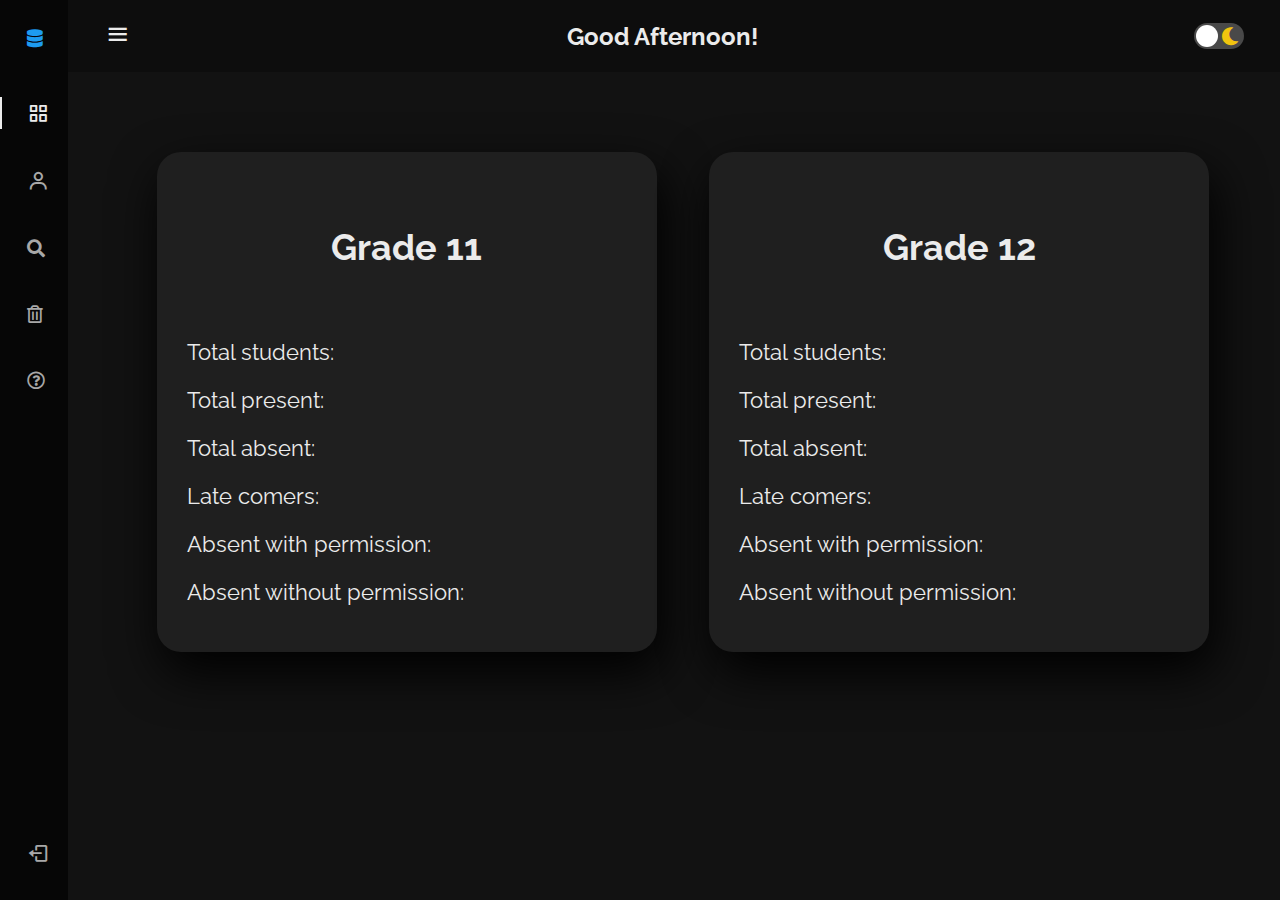
<file: index.html>
<!DOCTYPE html>
<html lang="en">

<head>
    <meta charset="UTF-8">
    <meta http-equiv="X-UA-Compatible" content="IE=edge">
    <meta name="viewport" content="width=device-width, initial-scale=1.0">
    <title>ArchiveMaster | Dashboard</title>
    <link rel="icon" href="logo.png" type="image/x-icon">
    <link rel="stylesheet" href="https://cdn.jsdelivr.net/npm/boxicons@latest/css/boxicons.min.css">
    <link rel='stylesheet' href='https://cdnjs.cloudflare.com/ajax/libs/font-awesome/5.11.2/css/all.min.css'>
    <link rel="stylesheet" href="dark-theme.css" id="styleSheet">
</head>

<body id="body-pd">
    <header class="header" id="header">
        <div class="header_toggle"> <i class='bx bx-menu' id="header-toggle"></i> </div>
        <div id="greeting"></div>
        <div class="theme-btn"><input type="checkbox" class="checkbox" id="checkbox">
            <label for="checkbox" class="checkbox-label">
                <i class="fas fa-sun" style="color: rgb(255, 208, 0);"></i>
                <i class="fas fa-moon"></i>
                <span class="ball"></span>
            </label>
        </div>
    </header>
    <div class="l-navbar" id="nav-bar">
        <nav class="nav">
            <div>
                <a href="index.html" class="nav_logo"> <i class="fas fa-database" id="logo"></i> <span
                        class="nav_logo-name">ArchiveMaster</span> </a>
                <div class="nav_list"> <a href="#" class="nav_link active"> <i class='bx bx-grid-alt nav_icon'></i><span
                            class="nav_name">Dashboard</span>

                    </a> <a href="attendance.html" class="nav_link"> <i class='bx bx-user nav_icon'></i><span
                            class="nav_name">Attendance</span>

                        <a href="search.html" class="nav_link"><i class="fas fa-search"></i>
                            <span class="nav_name">Search</span> </a>
                        <a href="delete.html" class="nav_link"> <i class="far fa-trash-alt"></i>
                            <span class="nav_name">Delete</span> </a>
                        <a href="help.html" class="nav_link"> <i class="far fa-question-circle"></i>
                            <span class="nav_name">Help</span> </a>
                </div>
            </div>
            <a href="login.html" class="nav_link"> <i class='bx bx-log-out nav_icon'></i>
                <span class="nav_name">Logout</span> </a>
        </nav>
    </div>

    <!-- Statistics -->
    <div class="w">
        <div class="container">
            <h1>Grade 11</h1>
            <div class="stats">
                <p>Total students: </p>
                <p>Total present: </p>
                <p>Total absent: </p>
                <p>Late comers: </p>
                <p>Absent with permission: </p>
                <p>Absent without permission: </p>
            </div>
        </div>

        <div class="container2">
            <h1>Grade 12</h1>
            <div class="stats">
                <p>Total students: </p>
                <p>Total present: </p>
                <p>Total absent: </p>
                <p>Late comers: </p>
                <p>Absent with permission: </p>
                <p>Absent without permission: </p>
            </div>
        </div>
    </div>

    <!-- Scrip for Navigation toggle -->
    <script>
        document.addEventListener("DOMContentLoaded", function (event) {

            const showNavbar = (toggleId, navId, bodyId, headerId) => {
                const toggle = document.getElementById(toggleId),
                    nav = document.getElementById(navId),
                    bodypd = document.getElementById(bodyId),
                    headerpd = document.getElementById(headerId)

                // Validate that all variables exist
                if (toggle && nav && bodypd && headerpd) {
                    toggle.addEventListener('click', () => {
                        // show navbar
                        nav.classList.toggle('show')
                        // change icon
                        toggle.classList.toggle('bx-x')
                        // add padding to body
                        bodypd.classList.toggle('body-pd')
                        // add padding to header
                        headerpd.classList.toggle('body-pd')
                    })
                }
            }

            showNavbar('header-toggle', 'nav-bar', 'body-pd', 'header')
        });
    </script>
    <!--Script for greeting -->
    <script>
        const time = new Date().getHours();
        let greeting;
        if (time >= 0 && time < 12) {
            greeting = "Good Morning!";
        } else if (time >= 12 && time < 18) {
            greeting = "Good Afternoon!";
        } else if (time >= 18 && time < 21) {
            greeting = "Good Evening!";
        } else {
            greeting = "Night Night!"
        }
        document.getElementById("greeting").innerHTML = greeting;
    </script>

    <!-- Script for Theme -->
    <script>
        document.addEventListener('DOMContentLoaded', function () {
            // Get the checkbox and stylesheet elements
            const checkbox = document.getElementById('checkbox');
            const styleSheet = document.getElementById('styleSheet');

            // Check localStorage for theme preference
            const storedTheme = localStorage.getItem('theme');
            if (storedTheme === 'light') {
                // If the theme preference is light, check the checkbox and switch to light theme
                checkbox.checked = true;
                applyLightTheme();
            }

            // Add event listener to the checkbox
            checkbox.addEventListener('change', () => {
                if (checkbox.checked) {
                    applyLightTheme();
                    // Save the theme preference to localStorage
                    localStorage.setItem('theme', 'light');
                } else {
                    applyDarkTheme();
                    // Save the theme preference to localStorage
                    localStorage.setItem('theme', 'dark');
                }
            });

            // Function to apply light theme
            function applyLightTheme() {
                styleSheet.href = 'light-theme.css';
                document.body.classList.add('light-theme');
            }

            // Function to apply dark theme
            function applyDarkTheme() {
                styleSheet.href = 'dark-theme.css';
                document.body.classList.remove('light-theme');
            }
        });
    </script>

</body>

</html>
</file>
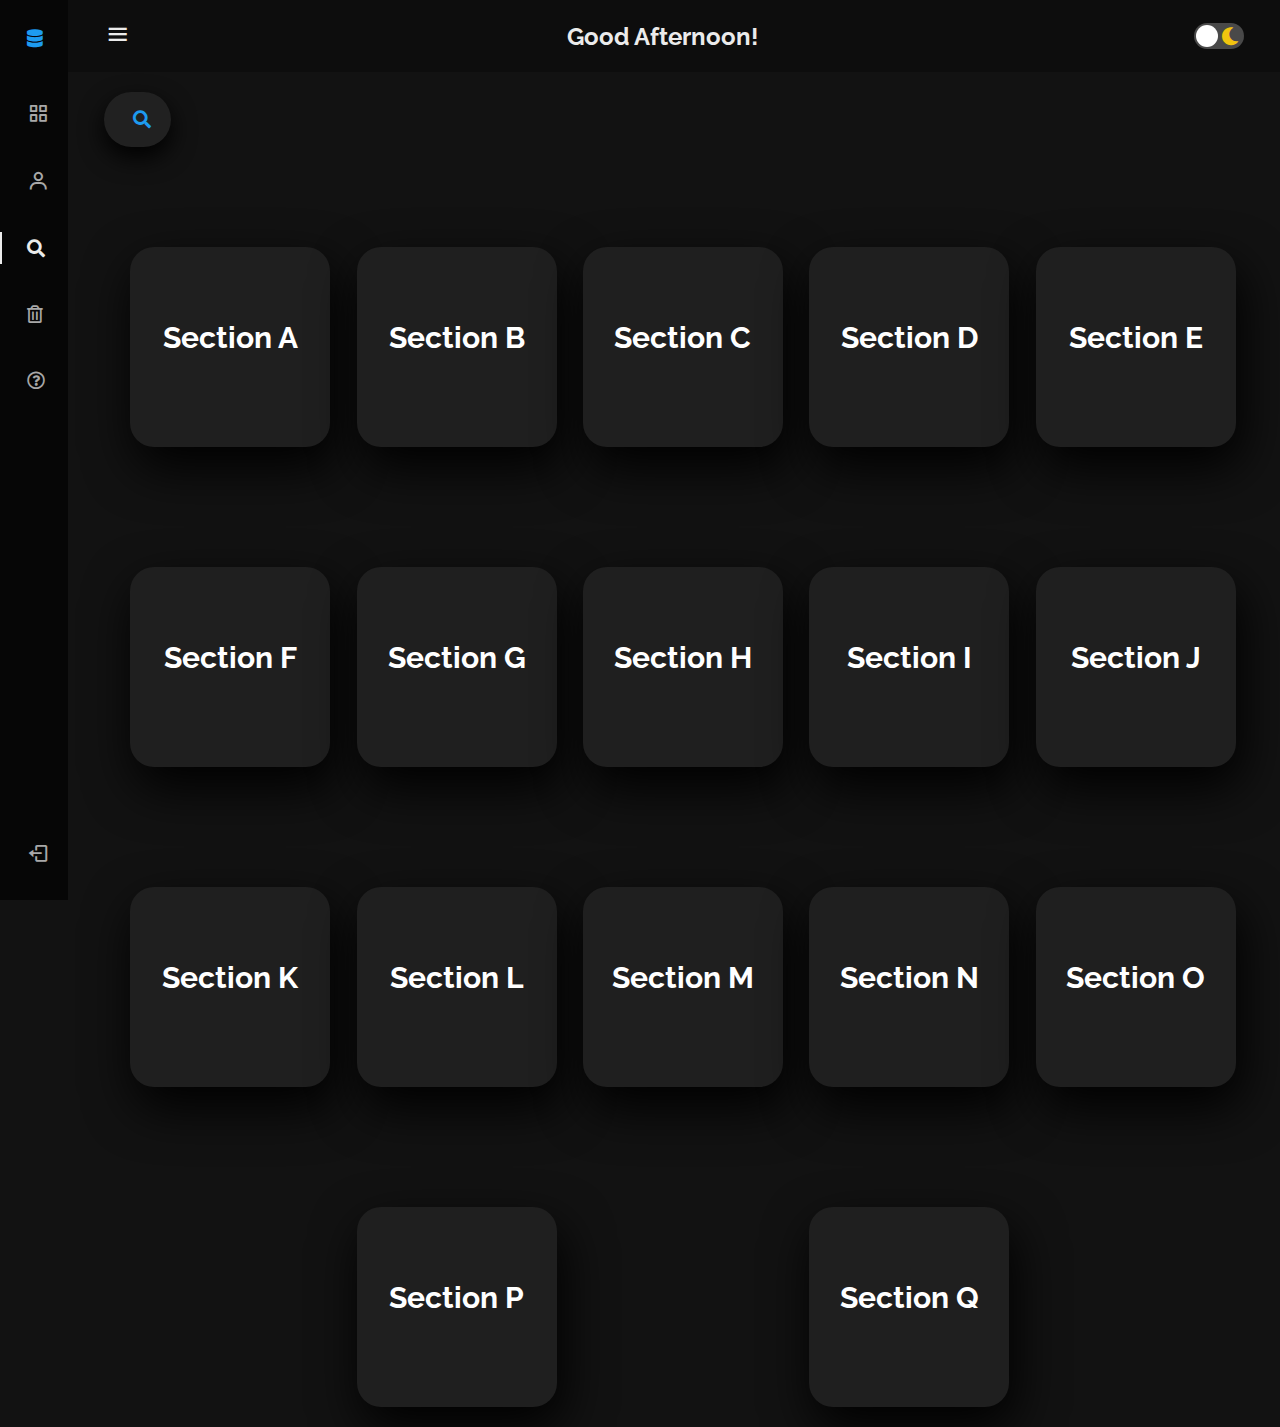
<file: grade11.html>
<!DOCTYPE html>
<html lang="en">

<head>
    <meta charset="UTF-8">
    <meta name="viewport" content="width=device-width, initial-scale=1.0">
    <title>ArchiveMaster | Grade 11</title>
    <link rel="icon" href="logo.png" type="image/x-icon">
    <link rel="stylesheet" href="https://cdn.jsdelivr.net/npm/boxicons@latest/css/boxicons.min.css">
    <link rel='stylesheet' href='https://cdnjs.cloudflare.com/ajax/libs/font-awesome/5.11.2/css/all.min.css'>
    <link rel="stylesheet" href="dark-theme.css" id="styleSheet">
</head>

<body id="body-pd">
    <header class="header" id="header">
        <div class="header_toggle"> <i class='bx bx-menu' id="header-toggle"></i> </div>
        <div id="greeting"></div>
        <div class="theme-btn"><input type="checkbox" class="checkbox" id="checkbox">
            <label for="checkbox" class="checkbox-label">
                <i class="fas fa-sun" style="color: rgb(255, 208, 0);"></i>
                <i class="fas fa-moon"></i>
                <span class="ball"></span>
            </label>
        </div>
    </header>
    <div class="l-navbar" id="nav-bar">
        <nav class="nav">
            <div>
                <a href="#" class="nav_logo"> <i class="fas fa-database" id="logo"></i> <span
                        class="nav_logo-name">ArchiveMaster</span> </a>
                <div class="nav_list"> <a href="index.html" class="nav_link"> <i
                            class='bx bx-grid-alt nav_icon'></i><span class="nav_name">Dashboard</span>

                    </a> <a href="attendance.html" class="nav_link"> <i class='bx bx-user nav_icon'></i><span
                            class="nav_name">Attendance</span>

                        <a href="search.html" class="nav_link active"><i class="fas fa-search"></i>
                            <span class="nav_name">Search</span> </a>
                        <a href="delete.html" class="nav_link"> <i class="far fa-trash-alt"></i>
                            <span class="nav_name">Delete</span> </a>
                        <a href="help.html" class="nav_link"> <i class="far fa-question-circle"></i>
                            <span class="nav_name">Help</span> </a>
                </div>
            </div>
            <a href="login.html" class="nav_link"> <i class='bx bx-log-out nav_icon'></i>
                <span class="nav_name">Logout</span> </a>
        </nav>
    </div>

    <!--For Search bar-->
    <div class="search">
        <div class="box">
            <form action="" method=""><input type="text" id="Search" placeholder="Search">
                <a id="search-btn"><i class="fas fa-search"></i></a>
            </form>
        </div>
    </div>

    <!--For section-->
    <div class="mainContainer">
        <a href="section_a.html" class="section_divs">
            <h1 class="section">Section A</h1>
        </a>
        <a href="section_b.html" class="section_divs">
            <h1 class="section">Section B</h1>
        </a>
        <a href="section_c.html" class="section_divs">
            <h1 class="section">Section C</h1>
        </a>
        <a href="section_d.html" class="section_divs">
            <h1 class="section">Section D</h1>
        </a>
        <a href="section_e.html" class="section_divs">
            <h1 class="section">Section E</h1>
        </a>
        <a href="section_f.html" class="section_divs">
            <h1 class="section">Section F</h1>
        </a>
        <a href="section_g.html" class="section_divs">
            <h1 class="section">Section G</h1>
        </a>
        <a href="section_h.html" class="section_divs">
            <h1 class="section">Section H</h1>
        </a>
        <a href="section_i.html" class="section_divs">
            <h1 class="section">Section I</h1>
        </a>
        <a href="section_j.html" class="section_divs">
            <h1 class="section">Section J</h1>
        </a>
        <a href="section_k.html" class="section_divs">
            <h1 class="section">Section K</h1>
        </a>
        <a href="section_l.html" class="section_divs">
            <h1 class="section">Section L</h1>
        </a>
        <a href="section_m.html" class="section_divs">
            <h1 class="section">Section M</h1>
        </a>
        <a href="section_n.html" class="section_divs">
            <h1 class="section">Section N</h1>
        </a>
        <a href="section_o.html" class="section_divs">
            <h1 class="section">Section O</h1>
        </a>
        <a href="section_p.html" class="section_divs">
            <h1 class="section">Section P</h1>
        </a>
        <a href="section_q.html" class="section_divs">
            <h1 class="section">Section Q</h1>
        </a>
    </div>

    <!-- Scrip for Navigation toggle -->
    <script>
        document.addEventListener("DOMContentLoaded", function (event) {

            const showNavbar = (toggleId, navId, bodyId, headerId) => {
                const toggle = document.getElementById(toggleId),
                    nav = document.getElementById(navId),
                    bodypd = document.getElementById(bodyId),
                    headerpd = document.getElementById(headerId)

                // Validate that all variables exist
                if (toggle && nav && bodypd && headerpd) {
                    toggle.addEventListener('click', () => {
                        // show navbar
                        nav.classList.toggle('show')
                        // change icon
                        toggle.classList.toggle('bx-x')
                        // add padding to body
                        bodypd.classList.toggle('body-pd')
                        // add padding to header
                        headerpd.classList.toggle('body-pd')
                    })
                }
            }

            showNavbar('header-toggle', 'nav-bar', 'body-pd', 'header')

            /*===== LINK ACTIVE =====*/
            const linkColor = document.querySelectorAll('.nav_link')

            function colorLink() {
                if (linkColor) {
                    linkColor.forEach(l => l.classList.remove('active'))
                    this.classList.add('active')
                }
            }
            linkColor.forEach(l => l.addEventListener('click', colorLink))

            // Your code to run since DOM is loaded and ready
        });
    </script>
    <!--Script for greeting -->
    <script>
        const time = new Date().getHours();
        let greeting;
        if (time >= 0 && time < 12) {
            greeting = "Good Morning!";
        } else if (time >= 12 && time < 18) {
            greeting = "Good Afternoon!";
        } else if (time >= 18 && time < 21) {
            greeting = "Good Evening!";
        } else {
            greeting = "Night Night!"
        }
        document.getElementById("greeting").innerHTML = greeting;
    </script>
    <!-- Script for Theme -->
    <script>
        const checkbox = document.getElementById('checkbox');
        const styleSheet = document.getElementById('styleSheet');

        checkbox.addEventListener('change', () => {
            if (checkbox.checked) {
                styleSheet.href = 'light-theme.css';
            } else {
                styleSheet.href = 'dark-theme.css';
            }
        });
    </script>

</body>

</html>
</file>
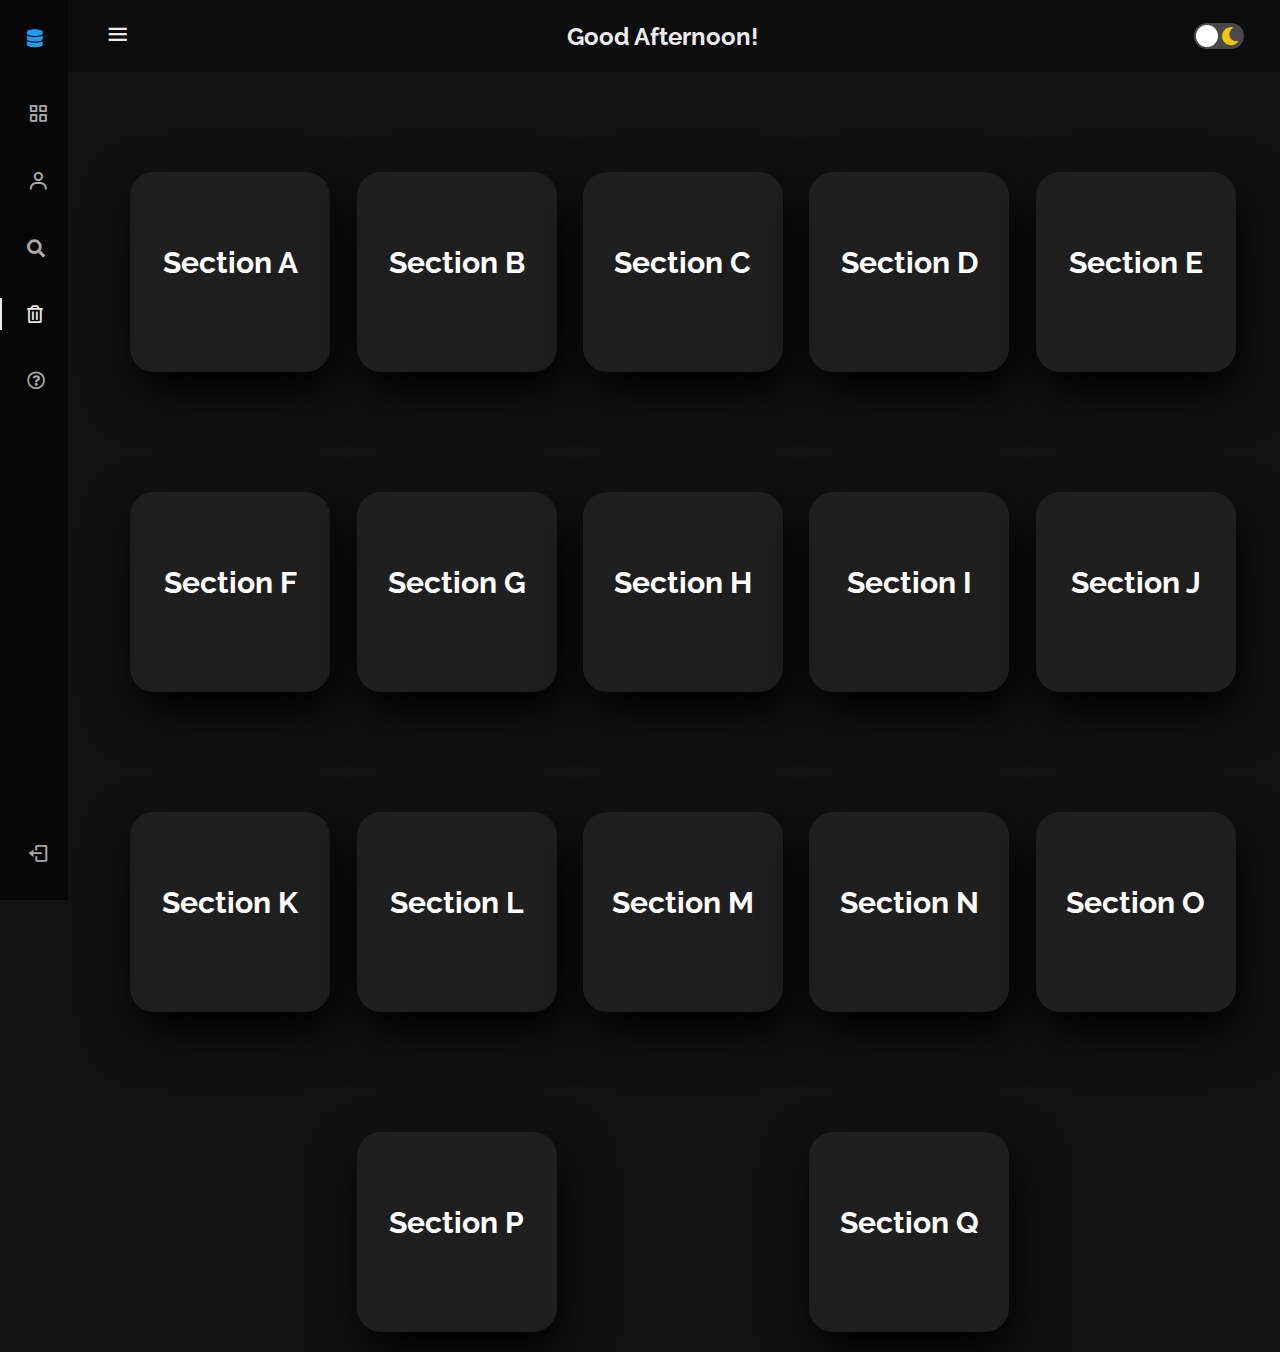
<file: grade12.html>
<!DOCTYPE html>
<html lang="en">

<head>
    <meta charset="UTF-8">
    <meta name="viewport" content="width=device-width, initial-scale=1.0">
    <title>ArchiveMaster | Grade 12</title>
    <link rel="icon" href="logo.png" type="image/x-icon">
    <link rel="stylesheet" href="https://cdn.jsdelivr.net/npm/boxicons@latest/css/boxicons.min.css">
    <link rel='stylesheet' href='https://cdnjs.cloudflare.com/ajax/libs/font-awesome/5.11.2/css/all.min.css'>
    <link rel="stylesheet" href="dark-theme.css" id="styleSheet">
</head>

<body id="body-pd">
    <header class="header" id="header">
        <div class="header_toggle"> <i class='bx bx-menu' id="header-toggle"></i> </div>
        <div id="greeting"></div>
        <div class="theme-btn"><input type="checkbox" class="checkbox" id="checkbox">
            <label for="checkbox" class="checkbox-label">
                <i class="fas fa-sun" style="color: rgb(255, 208, 0);"></i>
                <i class="fas fa-moon"></i>
                <span class="ball"></span>
            </label>
        </div>
    </header>
    <div class="l-navbar" id="nav-bar">
        <nav class="nav">
            <div>
                <a href="#" class="nav_logo"> <i class="fas fa-database" id="logo"></i> <span
                        class="nav_logo-name">ArchiveMaster</span> </a>
                <div class="nav_list"> <a href="index.html" class="nav_link"> <i
                            class='bx bx-grid-alt nav_icon'></i><span class="nav_name">Dashboard</span>

                    </a> <a href="attendance.html" class="nav_link"> <i class='bx bx-user nav_icon'></i><span
                            class="nav_name">Attendance</span>

                        <a href="search.html" class="nav_link"><i class="fas fa-search"></i>
                            <span class="nav_name">Search</span> </a>
                        <a href="delete.html" class="nav_link active"> <i class="far fa-trash-alt"></i>
                            <span class="nav_name">Delete</span> </a>
                        <a href="help.html" class="nav_link"> <i class="far fa-question-circle"></i>
                            <span class="nav_name">Help</span> </a>
                </div>
            </div>
            <a href="login.html" class="nav_link"> <i class='bx bx-log-out nav_icon'></i>
                <span class="nav_name">Logout</span> </a>
        </nav>
    </div>

    <!--For section-->
    <div class="mainContainer">
        <a href="section_a.html" class="section_divs">
            <h1 class="section">Section A</h1>
        </a>
        <a href="section_b.html" class="section_divs">
            <h1 class="section">Section B</h1>
        </a>
        <a href="section_c.html" class="section_divs">
            <h1 class="section">Section C</h1>
        </a>
        <a href="section_d.html" class="section_divs">
            <h1 class="section">Section D</h1>
        </a>
        <a href="section_e.html" class="section_divs">
            <h1 class="section">Section E</h1>
        </a>
        <a href="section_f.html" class="section_divs">
            <h1 class="section">Section F</h1>
        </a>
        <a href="section_g.html" class="section_divs">
            <h1 class="section">Section G</h1>
        </a>
        <a href="section_h.html" class="section_divs">
            <h1 class="section">Section H</h1>
        </a>
        <a href="section_i.html" class="section_divs">
            <h1 class="section">Section I</h1>
        </a>
        <a href="section_j.html" class="section_divs">
            <h1 class="section">Section J</h1>
        </a>
        <a href="section_k.html" class="section_divs">
            <h1 class="section">Section K</h1>
        </a>
        <a href="section_l.html" class="section_divs">
            <h1 class="section">Section L</h1>
        </a>
        <a href="section_m.html" class="section_divs">
            <h1 class="section">Section M</h1>
        </a>
        <a href="section_n.html" class="section_divs">
            <h1 class="section">Section N</h1>
        </a>
        <a href="section_o.html" class="section_divs">
            <h1 class="section">Section O</h1>
        </a>
        <a href="section_p.html" class="section_divs">
            <h1 class="section">Section P</h1>
        </a>
        <a href="section_q.html" class="section_divs">
            <h1 class="section">Section Q</h1>
        </a>
    </div>

    <!-- Scrip for Navigation toggle -->
    <script>
        document.addEventListener("DOMContentLoaded", function (event) {

            const showNavbar = (toggleId, navId, bodyId, headerId) => {
                const toggle = document.getElementById(toggleId),
                    nav = document.getElementById(navId),
                    bodypd = document.getElementById(bodyId),
                    headerpd = document.getElementById(headerId)

                // Validate that all variables exist
                if (toggle && nav && bodypd && headerpd) {
                    toggle.addEventListener('click', () => {
                        // show navbar
                        nav.classList.toggle('show')
                        // change icon
                        toggle.classList.toggle('bx-x')
                        // add padding to body
                        bodypd.classList.toggle('body-pd')
                        // add padding to header
                        headerpd.classList.toggle('body-pd')
                    })
                }
            }

            showNavbar('header-toggle', 'nav-bar', 'body-pd', 'header')

            /*===== LINK ACTIVE =====*/
            const linkColor = document.querySelectorAll('.nav_link')

            function colorLink() {
                if (linkColor) {
                    linkColor.forEach(l => l.classList.remove('active'))
                    this.classList.add('active')
                }
            }
            linkColor.forEach(l => l.addEventListener('click', colorLink))

            // Your code to run since DOM is loaded and ready
        });
    </script>
    <!--Script for greeting -->
    <script>
        const time = new Date().getHours();
        let greeting;
        if (time >= 0 && time < 12) {
            greeting = "Good Morning!";
        } else if (time >= 12 && time < 18) {
            greeting = "Good Afternoon!";
        } else if (time >= 18 && time < 21) {
            greeting = "Good Evening!";
        } else {
            greeting = "Night Night!"
        }
        document.getElementById("greeting").innerHTML = greeting;
    </script>
    <!-- Script for Theme -->
    <script>
        const checkbox = document.getElementById('checkbox');
        const styleSheet = document.getElementById('styleSheet');

        checkbox.addEventListener('change', () => {
            if (checkbox.checked) {
                styleSheet.href = 'light-theme.css';
            } else {
                styleSheet.href = 'dark-theme.css';
            }
        });
    </script>

</body>

</html>
</file>
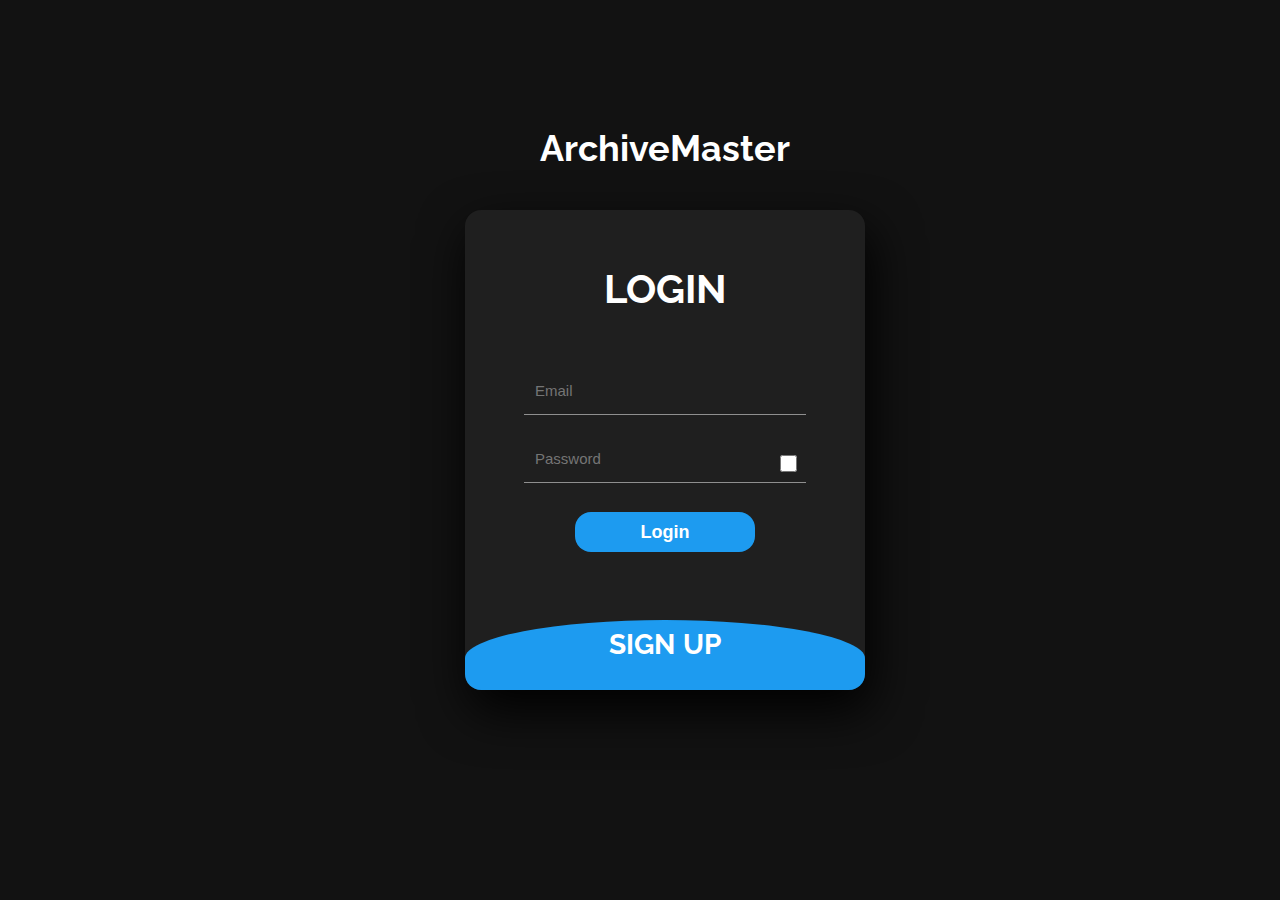
<file: login.html>
<!DOCTYPE html>
<html lang="en">

<head>
    <meta charset="UTF-8">
    <meta name="viewport" content="width=device-width, initial-scale=1.0">
    <title>ArchiveMaster - log in or sign up</title>
    <link rel="stylesheet" href="style_for_login.css">
</head>

<body>
    <h1>ArchiveMaster</h1>
    <div class="container">
        <input type="checkbox" id="check">
        <div class="login">
            <form>
                <label for="check">LOGIN</label>
                <input type="email" name="Email" id="forlogin" placeholder="Email" required>
                <input type="password" name="Password" id="pw" placeholder="Password" required>
                <input type="checkbox" id="showpw">
                <button>Login</button>
            </form>
        </div>
        <div class="signup">
            <form>
                <label for="check">SIGN UP</label>
                <input type="email" name="Email" placeholder="Email" required>
                <input type="password" name="Password" id="pw1" placeholder="Password" required>
                <input type="checkbox" id="showpw1">
                <input type="password" name="Password" id="pw2" placeholder="Confirm Password" required>
                <input type="checkbox" id="showpw2">
                <p id="error-message" style="color: red; display: none; margin-left: 100px;">Passwords do not match!</p>
                <button id="submit-btn">Sign up</button>
            </form>
        </div>
    </div>

    <script>
        /*Script for Showing password*/
        var showPasswordCheckbox = document.getElementById('showpw');
        var showPasswordCheckbox1 = document.getElementById('showpw1');
        var showPasswordCheckbox2 = document.getElementById('showpw2');
        var password = document.getElementById('pw');
        var password1 = document.getElementById('pw1');
        var password2 = document.getElementById('pw2');

        showPasswordCheckbox.addEventListener('change', function () {
            if (showPasswordCheckbox.checked) {
                password.type = 'text';
            } else {
                password.type = 'password';
            }
        });

        showPasswordCheckbox1.addEventListener('change', function () {
            if (showPasswordCheckbox1.checked) {
                password1.type = 'text';
            }
            else {
                password1.type = 'password';
            }
        });

        showPasswordCheckbox2.addEventListener('change', function () {
            if (showPasswordCheckbox2.checked) {
                password2.type = 'text';
            }
            else {
                password2.type = 'password';
            }
        });

        /* Script for unmatched password*/
        document.getElementById('pw1').addEventListener('input', validatePasswords);
        document.getElementById('pw2').addEventListener('input', validatePasswords);

        function validatePasswords() {
            var password = document.getElementById('pw1').value;
            var confirmPassword = document.getElementById('pw2').value;

            if (password !== confirmPassword) {
                document.getElementById('error-message').style.display = 'block';
                document.getElementById('submit-btn').disabled = true;
                document.getElementById('submit-btn').style.background = "red";
            } else if (password === "" && confirmPassword === "") {
                document.getElementById('error-message').style.display = 'none';
                document.getElementById('submit-btn').disabled = false;
                document.getElementById('submit-btn').style.background = "#1d9bf0";
            } else {
                document.getElementById('error-message').style.display = 'none';
                document.getElementById('submit-btn').disabled = false;
                document.getElementById('submit-btn').style.background = "#1d9bf0";
            }
        }

        function validateForm() {
            validatePasswords();
            if (document.getElementById('error-message').style.display === 'block') {
                return false;
            }
            return true;
        }
    </script>
</body>

</html>
</file>
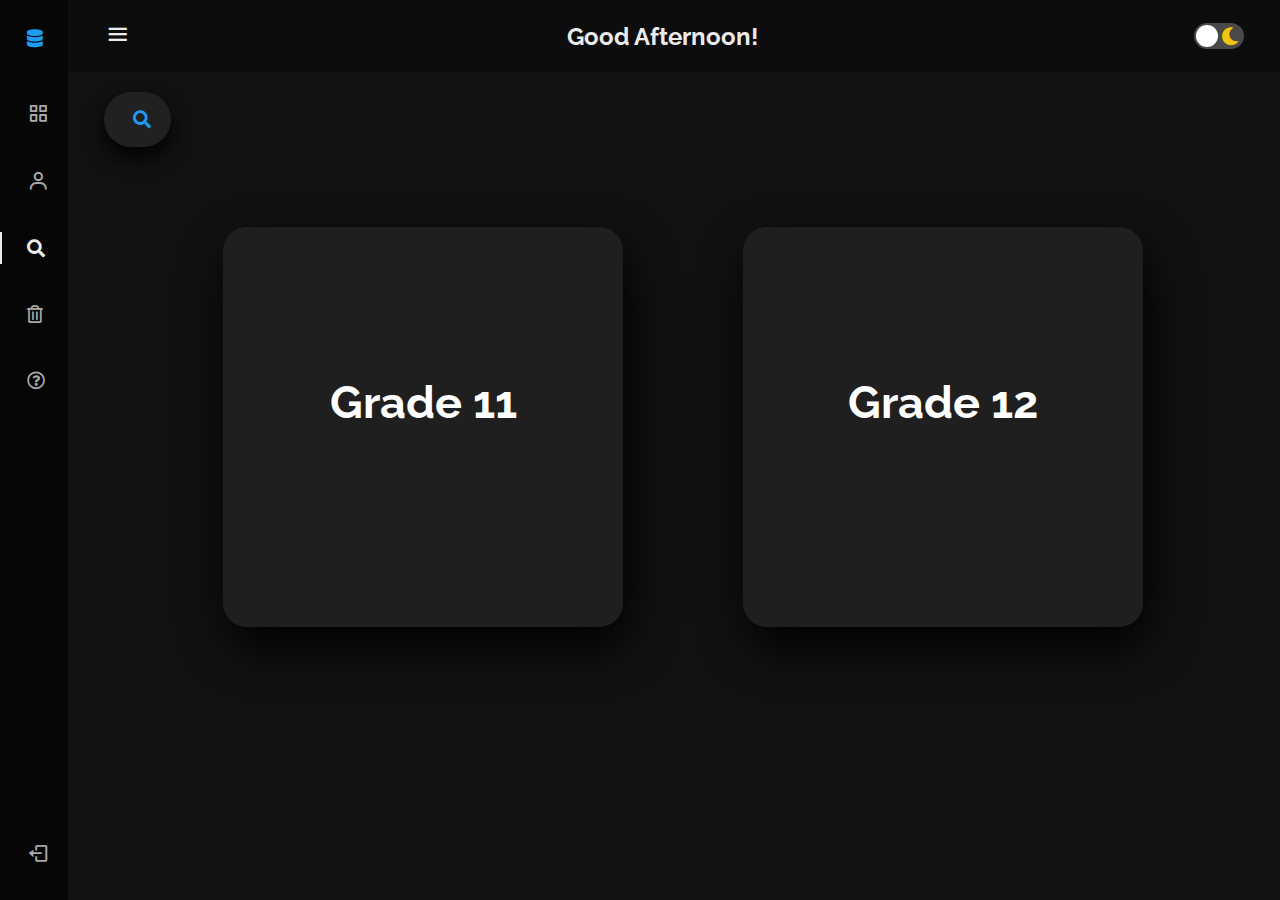
<file: search.html>
<!DOCTYPE html>
<html lang="en">

<head>
    <meta charset="UTF-8">
    <meta http-equiv="X-UA-Compatible" content="IE=edge">
    <meta name="viewport" content="width=device-width, initial-scale=1.0">
    <title>ArchiveMaster | Search</title>
    <link rel="icon" href="logo.png" type="image/x-icon">
    <link rel="stylesheet" href="https://cdn.jsdelivr.net/npm/boxicons@latest/css/boxicons.min.css">
    <link rel='stylesheet' href='https://cdnjs.cloudflare.com/ajax/libs/font-awesome/5.11.2/css/all.min.css'>
    <link rel="stylesheet" href="dark-theme.css" id="styleSheet">
</head>

<body id="body-pd">
    <header class="header" id="header">
        <div class="header_toggle"> <i class='bx bx-menu' id="header-toggle"></i> </div>
        <div id="greeting"></div>
        <div class="theme-btn"><input type="checkbox" class="checkbox" id="checkbox">
            <label for="checkbox" class="checkbox-label">
                <i class="fas fa-sun" style="color: rgb(255, 208, 0);"></i>
                <i class="fas fa-moon"></i>
                <span class="ball"></span>
            </label>
        </div>
    </header>
    <div class="l-navbar" id="nav-bar">
        <nav class="nav">
            <div>
                <a href="#" class="nav_logo"> <i class="fas fa-database" id="logo"></i> <span
                        class="nav_logo-name">ArchiveMaster</span> </a>
                <div class="nav_list"> <a href="index.html" class="nav_link"> <i
                            class='bx bx-grid-alt nav_icon'></i><span class="nav_name">Dashboard</span>

                    </a> <a href="attendance.html" class="nav_link"> <i class='bx bx-user nav_icon'></i><span
                            class="nav_name">Attendance</span>

                        <a href="search.html" class="nav_link active"><i class="fas fa-search"></i>
                            <span class="nav_name">Search</span> </a>
                        <a href="delete.html" class="nav_link"> <i class="far fa-trash-alt"></i>
                            <span class="nav_name">Delete</span> </a>
                        <a href="help.html" class="nav_link"> <i class="far fa-question-circle"></i>
                            <span class="nav_name">Help</span> </a>
                </div>
            </div>
            <a href="login.html" class="nav_link"> <i class='bx bx-log-out nav_icon'></i>
                <span class="nav_name">Logout</span> </a>
        </nav>
    </div>

    <!--For Search bar-->
    <div class="search">
        <div class="box">
            <form action="" method=""><input type="text" placeholder="Search">
                <a><i class="fas fa-search"></i></a>
            </form>
        </div>
    </div>

    <!--For two containers (Grade 11 & 12)-->
    <div class="w">
        <a href="grade11.html" class="grade11">
            <h1 class="grade_title">Grade 11</h1>
        </a>

        <a href="grade12.html" class="grade12">
            <h1 class="grade_title">Grade 12</h1>
        </a>
    </div>
    <!-- Scrip for Navigation toggle -->
    <script>
        document.addEventListener("DOMContentLoaded", function (event) {

            const showNavbar = (toggleId, navId, bodyId, headerId) => {
                const toggle = document.getElementById(toggleId),
                    nav = document.getElementById(navId),
                    bodypd = document.getElementById(bodyId),
                    headerpd = document.getElementById(headerId)

                // Validate that all variables exist
                if (toggle && nav && bodypd && headerpd) {
                    toggle.addEventListener('click', () => {
                        // show navbar
                        nav.classList.toggle('show')
                        // change icon
                        toggle.classList.toggle('bx-x')
                        // add padding to body
                        bodypd.classList.toggle('body-pd')
                        // add padding to header
                        headerpd.classList.toggle('body-pd')
                    })
                }
            }

            showNavbar('header-toggle', 'nav-bar', 'body-pd', 'header')

            /*===== LINK ACTIVE =====*/
            const linkColor = document.querySelectorAll('.nav_link')

            function colorLink() {
                if (linkColor) {
                    linkColor.forEach(l => l.classList.remove('active'))
                    this.classList.add('active')
                }
            }
            linkColor.forEach(l => l.addEventListener('click', colorLink))

            // Your code to run since DOM is loaded and ready
        });
    </script>

    <!--Script for greeting -->
    <script>
        const time = new Date().getHours();
        let greeting;
        if (time >= 0 && time < 12) {
            greeting = "Good Morning!";
        } else if (time >= 12 && time < 18) {
            greeting = "Good Afternoon!";
        } else if (time >= 18 && time < 21) {
            greeting = "Good Evening!";
        } else {
            greeting = "Night Night!"
        }
        document.getElementById("greeting").innerHTML = greeting;
    </script>

    <!-- Script for Theme -->
    <script>
        document.addEventListener('DOMContentLoaded', function() {
            // Get the checkbox and stylesheet elements
            const checkbox = document.getElementById('checkbox');
            const styleSheet = document.getElementById('styleSheet');

            // Check localStorage for theme preference
            const storedTheme = localStorage.getItem('theme');
            if (storedTheme === 'light') {
                // If the theme preference is light, check the checkbox and switch to light theme
                checkbox.checked = true;
                applyLightTheme();
            }

            // Add event listener to the checkbox
            checkbox.addEventListener('change', () => {
                if (checkbox.checked) {
                    applyLightTheme();
                    // Save the theme preference to localStorage
                    localStorage.setItem('theme', 'light');
                } else {
                    applyDarkTheme();
                    // Save the theme preference to localStorage
                    localStorage.setItem('theme', 'dark');
                }
            });

            // Function to apply light theme
            function applyLightTheme() {
                styleSheet.href = 'light-theme.css';
                document.body.classList.add('light-theme');
            }

            // Function to apply dark theme
            function applyDarkTheme() {
                styleSheet.href = 'dark-theme.css';
                document.body.classList.remove('light-theme');
            }
        });
    </script>
</body>

</html>
</file>
<file: dark-theme.css>
@import url('https://fonts.googleapis.com/css2?family=Raleway:ital,wght@0,100..900;1,100..900&display=swap');

:root {

    --header-height: 3rem;
    --nav-width: 68px;
    --first-color-light: #a8a8a8;
    --font-color: #ebebeb;
    --background-color: #121212;
    --navbar-color: #060606;
    --body-font: 'Raleway', sans-serif;
    --normal-font-size: 1rem;
    --z-fixed: 100;
    --button-bg-color: #ebebeb;
    --button-shadow:
        -6px -6px 8px rgba(255, 255, 255, 0.9),
        5px 5px 8px rgba(0, 0, 0, 0.07);
}


*,
::before,
::after {
    box-sizing: border-box
}

body {
    position: relative;
    margin: var(--header-height) 0 0 0;
    padding: 0 1rem;
    font-family: var(--body-font);
    font-size: var(--normal-font-size);
    transition: .5s;
    background-color: var(--background-color);
}

a {
    text-decoration: none
}

.header {
    width: 100%;
    height: var(--header-height);
    position: fixed;
    top: 0;
    left: 0;
    display: flex;
    align-items: center;
    justify-content: space-between;
    padding: 0 1rem;
    background-color: #0d0d0d;
    z-index: var(--z-fixed);
    transition: .5s;
    color: var(--font-color);
}

.header_toggle {
    color: var(--first-color);
    font-size: 1.5rem;
    cursor: pointer
}

.header_img {
    width: 35px;
    height: 35px;
    display: flex;
    justify-content: center;
    border-radius: 50%;
    overflow: hidden
}

.header_img img {
    width: 40px
}

.l-navbar {
    position: fixed;
    top: 0;
    left: -30%;
    width: var(--nav-width);
    height: 100vh;
    background-color: var(--navbar-color);
    padding: .5rem 1rem 0 0;
    transition: .5s;
    z-index: var(--z-fixed)
}

.nav {
    height: 100%;
    display: flex;
    flex-direction: column;
    justify-content: space-between;
    overflow: hidden
}

.nav_logo,
.nav_link {
    display: grid;
    grid-template-columns: max-content max-content;
    align-items: center;
    column-gap: 1rem;
    padding: .5rem 0 .5rem 1.5rem
}

.nav_logo {
    margin-bottom: 2rem
}

.nav_logo-icon {
    font-size: 1.25rem;
    color: var(--font-color)
}

.nav_logo-name {
    color: var(--font-color);
    font-weight: 700
}

.nav_link {
    position: relative;
    color: var(--first-color-light);
    margin-bottom: 1.5rem;
    transition: .3s
}

.nav_link:hover {
    color: var(--font-color)
}

.nav_icon {
    font-size: 1.25rem
}

.show {
    left: 0
}

.body-pd {
    padding-left: calc(var(--nav-width) + 1rem)
}

.active {
    color: var(--font-color)
}

.active::before {
    content: '';
    position: absolute;
    left: 0;
    width: 2px;
    height: 32px;
    background-color: var(--font-color)
}

.height-100 {
    height: 100vh
}


html {
    box-sizing: border-box;
    font-size: 18px;
    font-family: "Roboto", sans-serif;
    color: var(--font-color);

}

#greeting {
    font-weight: bold;
    font-size: 24px;
}

/* For toggle theme */

.checkbox {
    display: none;
}

.checkbox-label {
    background-color: #494949;
    width: 50px;
    height: 26px;
    border-radius: 50px;
    position: relative;
    padding: 5px;
    cursor: pointer;
    display: flex;
    justify-content: space-between;
    align-items: center;
}

.fa-moon {
    color: #f1c40f;
}

.checkbox-label .ball {
    background-color: #fff;
    width: 22px;
    height: 22px;
    position: absolute;
    left: 2px;
    top: 2px;
    border-radius: 50%;
    transition: transform 0.2s linear;
}

/* For statistics */
.container,
.container2 {
    width: 500px;
    height: 500px;
    border-radius: 24px;
    background-color: #1f1f1f;
    box-shadow: 5px 20px 50px #000;
    margin-top: 100px;
    margin-bottom: 20px;
}

.w {
    display: flex;
    justify-content: space-evenly;
    flex-wrap: wrap;
    margin-top: -20px;
    margin-bottom: -20px;
}

h1 {
    position: relative;
    display: flex;
    justify-content: center;
    align-items: center;
    font-weight: bolder;
    font-size: 36px;
    top: 10%;
}

.stats {
    position: relative;
    padding: 30px;
    font-size: 22px;
    top: 9%;
}

#logo {
    color: #1d9bf0;
}

/*Search box*/
.search {
    display: flex;
}

.box {
    height: 55px;
    display: flex;
    cursor: pointer;
    padding: 10px 20px;
    background: #212121;
    border-radius: 30px;
    align-items: center;
    box-shadow: 0px 10px 25px rgb(0, 0, 0);
    margin-top: 20px;
}

.box:hover input,
.box:focus-within input {
    width: 400px;
}

.box input {
    width: 0;
    outline: none;
    border: none;
    font-weight: 500;
    transition: 0.8s;
    background: transparent;
    color: #fff;
    font-size: 16px;
}

.box a .fas {
    color: #1d9bf0;
    font-size: 18px;
}

/*Container of Grade 11 & 12*/
.grade11,
.grade12 {
    width: 400px;
    height: 400px;
    border-radius: 24px;
    background-color: #1f1f1f;
    box-shadow: 5px 20px 50px #000;
    margin-top: 100px;
    margin-bottom: 20px;
    color: #fff;
    display: flex;
    justify-content: center;
}

.grade11:hover,
.grade12:hover {
    background: #272727;
    box-shadow: 5px 20px 50px #151515;
}

.grade_title {
    font-size: 45px;
    margin-bottom: 40%;
}

/*Sections*/
.section_divs {
    width: 200px;
    height: 200px;
    border-radius: 24px;
    background-color: #1f1f1f;
    box-shadow: 5px 20px 50px #000;
    margin-top: 100px;
    margin-bottom: 20px;
    color: #fff;
    display: flex;
    justify-content: center;
}

.section_divs:hover {
    background: #272727;
    box-shadow: 5px 20px 50px #151515;
}

.mainContainer {
    display: flex;
    justify-content: space-evenly;
    flex-wrap: wrap;
}

.section {
    font-size: 30px;
    margin-bottom: 40%;
}


/* Responsive adjustments */
@media screen and (max-width: 500px) {

    .box:hover input,
    .box:focus-within input {
        width: 200px;
    }

    .box {
        height: 40px;
    }

    .box input {
        font-size: 14px;
    }
}

@media (max-width: 768px) {

    .container,
    .container2 {

        width: 80%;
        height: auto;
        transform: none;
        margin: 0 auto;
        margin-top: 100px;
        margin-bottom: 20px;

    }

    h1 {
        top: 6%;
    }

    .stats {
        position: relative;
        padding: 30px;
        font-size: 22px;
        top: 4%;
    }


}

@media screen and (min-width: 768px) {
    body {
        margin: calc(var(--header-height) + 1rem) 0 0 0;
        padding-left: calc(var(--nav-width) + 2rem)
    }

    .header {
        height: calc(var(--header-height) + 1rem);
        padding: 0 2rem 0 calc(var(--nav-width) + 2rem)
    }

    .header_img {
        width: 40px;
        height: 40px
    }

    .header_img img {
        width: 45px
    }

    .l-navbar {
        left: 0;
        padding: 1rem 1rem 0 0
    }

    .show {
        width: calc(var(--nav-width) + 156px)
    }

    .body-pd {
        padding-left: calc(var(--nav-width) + 188px)
    }
}
</file>
<file: style_for_login.css>
@import url('https://fonts.googleapis.com/css2?family=Raleway:ital,wght@0,100..900;1,100..900&display=swap');

body {
    margin: 0;
    padding: 0;
    justify-content: center;
    align-items: center;
    display: flex;
    height: 100vh;
    font-family: 'Raleway', sans-serif;
    background-color: #121212;
}

h1 {
    color: #fff;
    font-size: 36px;
    transform: translate(90%, -720%);
}

.container {
    width: 400px;
    height: 480px;
    transform: translate(-25%);
    overflow: hidden;
    background-color: #1f1f1f;
    box-shadow: 5px 20px 50px #000;
    border-radius: 16px;
}

#check {
    display: none;
}

.login {
    position: relative;
    width: 100%;
    height: 100%;
}

label {
    color: #ffffff;
    font-size: 40px;
    justify-content: center;
    display: flex;
    margin: 55px;
    font-weight: bold;
    cursor: pointer;
    transition: .5s ease-in-out;
}

input {
    width: 65%;
    height: 25px;
    background: #e0dede;
    font-size: 15px;
    display: flex;
    margin: 20px auto;
    padding: 11px;
    border-bottom: 1px solid black;
    border-top: none;
    border-right: none;
    border-left: none;
    outline: none;
}

.login input {
    border-top: none;
    border-bottom: solid rgb(143, 143, 143) 1.5px;
    border-left: none;
    border-right: none;
    background-color: #1f1f1f;
    color: white;
}

.signup input {
    padding: 6px;
}

button {
    width: 45%;
    height: 40px;
    margin: 10px auto;
    display: block;
    color: #fff;
    background: #1d9bf0;
    font-size: 18px;
    font-weight: bold;
    margin-top: 40px;
    outline: none;
    border: none;
    border-radius: 16px;
    transition: .2s ease-in;
    cursor: pointer;
}

button:hover {
    background: #118ebb;
}

@keyframes blink {
    0% {
        background: rgb(197, 0, 0);
    }

    50% {
        background: rgb(255, 93, 93);
    }
    
    100%{
        background: rgb(197, 0, 0);
    }
}

@keyframes blink2 {
    0% {
        color: rgb(197, 0, 0);
    }

    50% {
        color: rgb(255, 93, 93);
    }

    100% {
        color: rgb(197, 0, 0);
    }
}

#error-message {
    animation: blink2 1.5s infinite;
}

#submit-btn:disabled {
    animation: blink 1.5s infinite;
}

.signup {
    height: 460px;
    background: #1d9bf0;
    border-radius: 60% / 10%;
    transform: translateY(-180px);
    transition: .8s ease-in-out;
}

.signup label {
    transform: scale(.7);
}

#showpw,
#showpw1,
#showpw2 {
    width: 17px;
    height: 17px;
    margin-left: 315px;
    margin-top: -12%;
    cursor: pointer;
}

#pw2 {
    margin-top: 10%;
}

#check:checked~.signup {
    transform: translateY(-500px);
    background-color: #e0dede;
}

#check:checked~.signup label {
    transform: scale(1) translateY(30%);
    color: #383838;
}

#check:checked~.signup input {
    transform: translateY(-25%);
}

#check:checked~.login label {
    transform: translateY(-30%) scale(.6);
}
</file>
